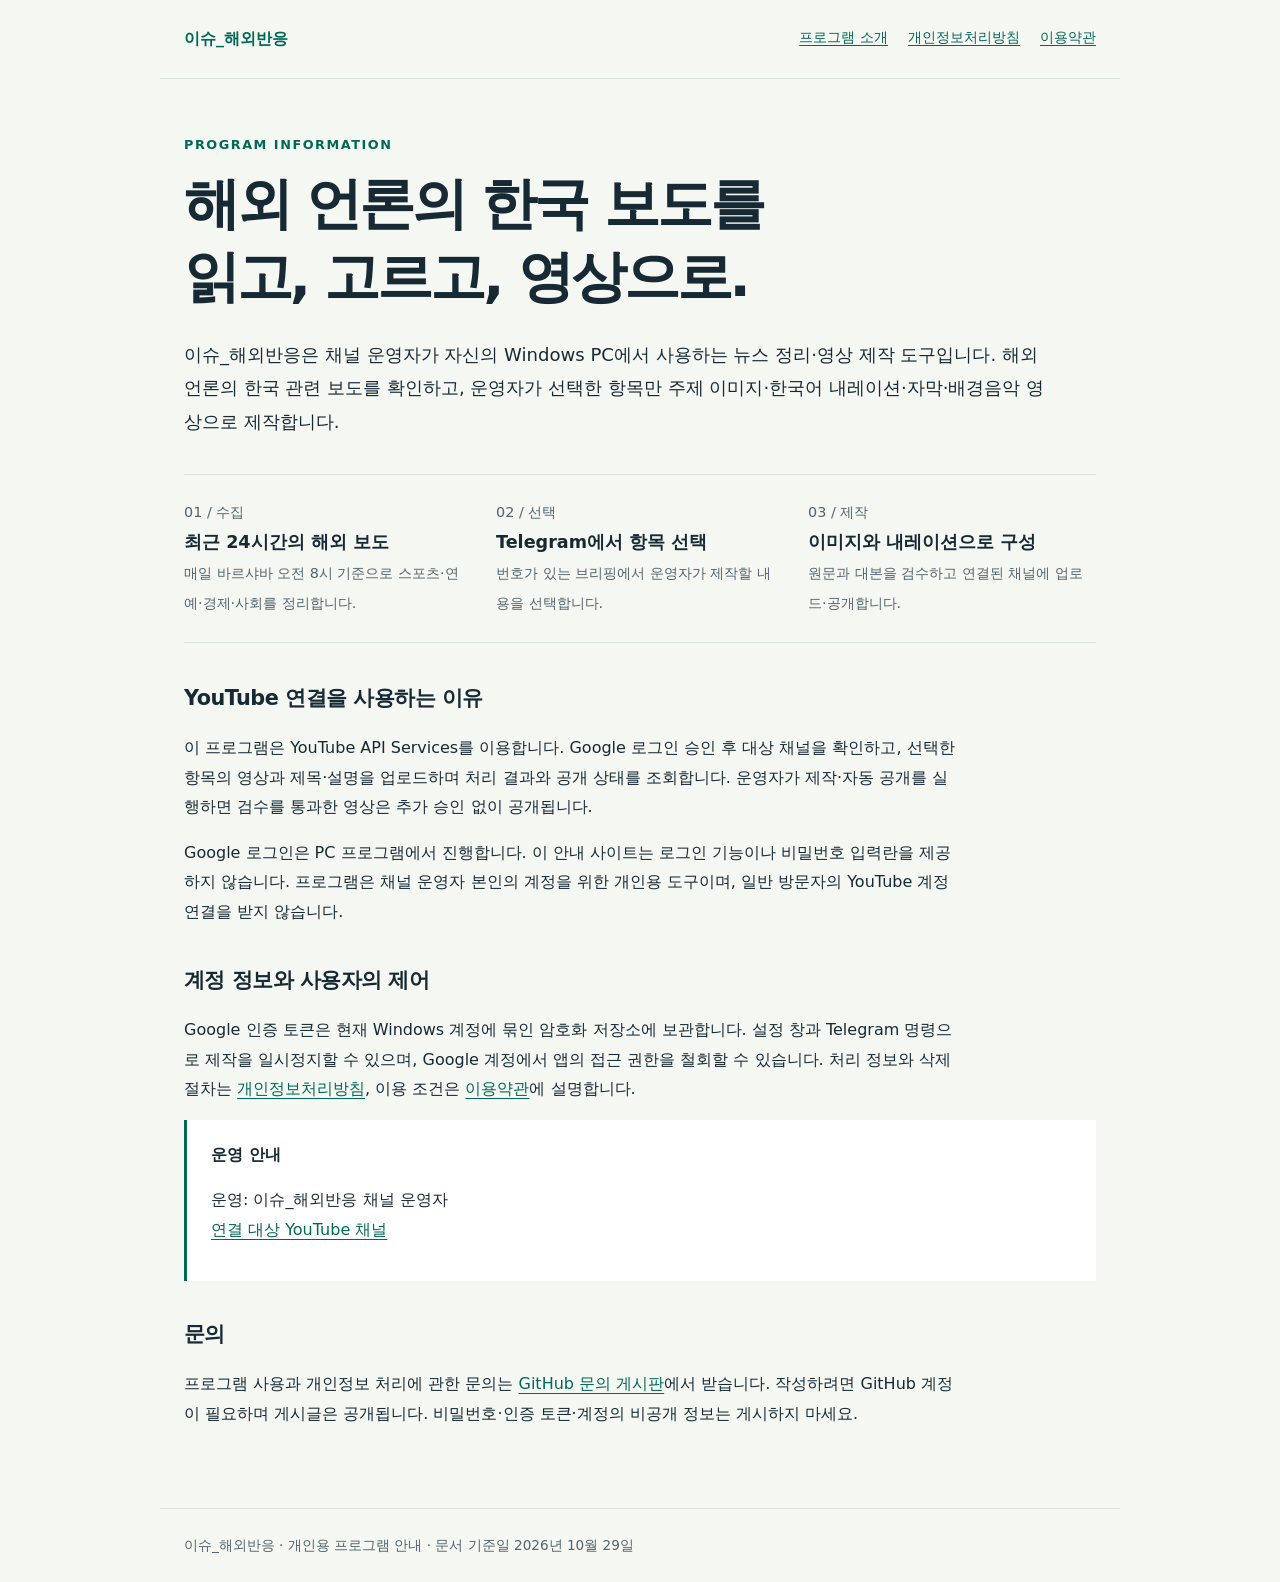
<file: index.html>
<!doctype html>
<html lang="ko"><head><meta charset="utf-8"><meta name="viewport" content="width=device-width,initial-scale=1"><title>이슈_해외반응 — 프로그램 안내</title><meta name="description" content="해외 언론의 한국 관련 보도를 정리하고, 운영자가 선택한 항목을 이미지·내레이션·자막·음악이 있는 영상으로 제작하는 개인용 프로그램 안내."><link rel="stylesheet" href="styles.css"></head>
<body><header><a href="index.html">이슈_해외반응</a><nav aria-label="주 메뉴"><a href="index.html" aria-current="page">프로그램 소개</a><a href="privacy.html">개인정보처리방침</a><a href="terms.html">이용약관</a></nav></header>
<main><div class="eyebrow">PROGRAM INFORMATION</div><h1>해외 언론의 한국 보도를<br>읽고, 고르고, 영상으로.</h1><p class="lead">이슈_해외반응은 채널 운영자가 자신의 Windows PC에서 사용하는 뉴스 정리·영상 제작 도구입니다. 해외 언론의 한국 관련 보도를 확인하고, 운영자가 선택한 항목만 주제 이미지·한국어 내레이션·자막·배경음악 영상으로 제작합니다.</p>
<div class="flow"><div><span class="number">01 / 수집</span><strong>최근 24시간의 해외 보도</strong><span>매일 바르샤바 오전 8시 기준으로 스포츠·연예·경제·사회를 정리합니다.</span></div><div><span class="number">02 / 선택</span><strong>Telegram에서 항목 선택</strong><span>번호가 있는 브리핑에서 운영자가 제작할 내용을 선택합니다.</span></div><div><span class="number">03 / 제작</span><strong>이미지와 내레이션으로 구성</strong><span>원문과 대본을 검수하고 연결된 채널에 업로드·공개합니다.</span></div></div>
<h2>YouTube 연결을 사용하는 이유</h2><p>이 프로그램은 YouTube API Services를 이용합니다. Google 로그인 승인 후 대상 채널을 확인하고, 선택한 항목의 영상과 제목·설명을 업로드하며 처리 결과와 공개 상태를 조회합니다. 운영자가 제작·자동 공개를 실행하면 검수를 통과한 영상은 추가 승인 없이 공개됩니다.</p>
<p>Google 로그인은 PC 프로그램에서 진행합니다. 이 안내 사이트는 로그인 기능이나 비밀번호 입력란을 제공하지 않습니다. 프로그램은 채널 운영자 본인의 계정을 위한 개인용 도구이며, 일반 방문자의 YouTube 계정 연결을 받지 않습니다.</p>
<h2>계정 정보와 사용자의 제어</h2><p>Google 인증 토큰은 현재 Windows 계정에 묶인 암호화 저장소에 보관합니다. 설정 창과 Telegram 명령으로 제작을 일시정지할 수 있으며, Google 계정에서 앱의 접근 권한을 철회할 수 있습니다. 처리 정보와 삭제 절차는 <a href="privacy.html">개인정보처리방침</a>, 이용 조건은 <a href="terms.html">이용약관</a>에 설명합니다.</p>
<div class="detail"><strong>운영 안내</strong><p>운영: 이슈_해외반응 채널 운영자<br><a href="https://www.youtube.com/channel/UCrqErb9URSsaILnvBTVQv7Q">연결 대상 YouTube 채널</a></p></div><h2>문의</h2><p>프로그램 사용과 개인정보 처리에 관한 문의는 <a href="https://github.com/hdg4439/issue-overseas-pages/issues">GitHub 문의 게시판</a>에서 받습니다. 작성하려면 GitHub 계정이 필요하며 게시글은 공개됩니다. 비밀번호·인증 토큰·계정의 비공개 정보는 게시하지 마세요.</p></main>
<footer>이슈_해외반응 · 개인용 프로그램 안내 · 문서 기준일 2026년 10월 29일</footer></body></html>
</file>
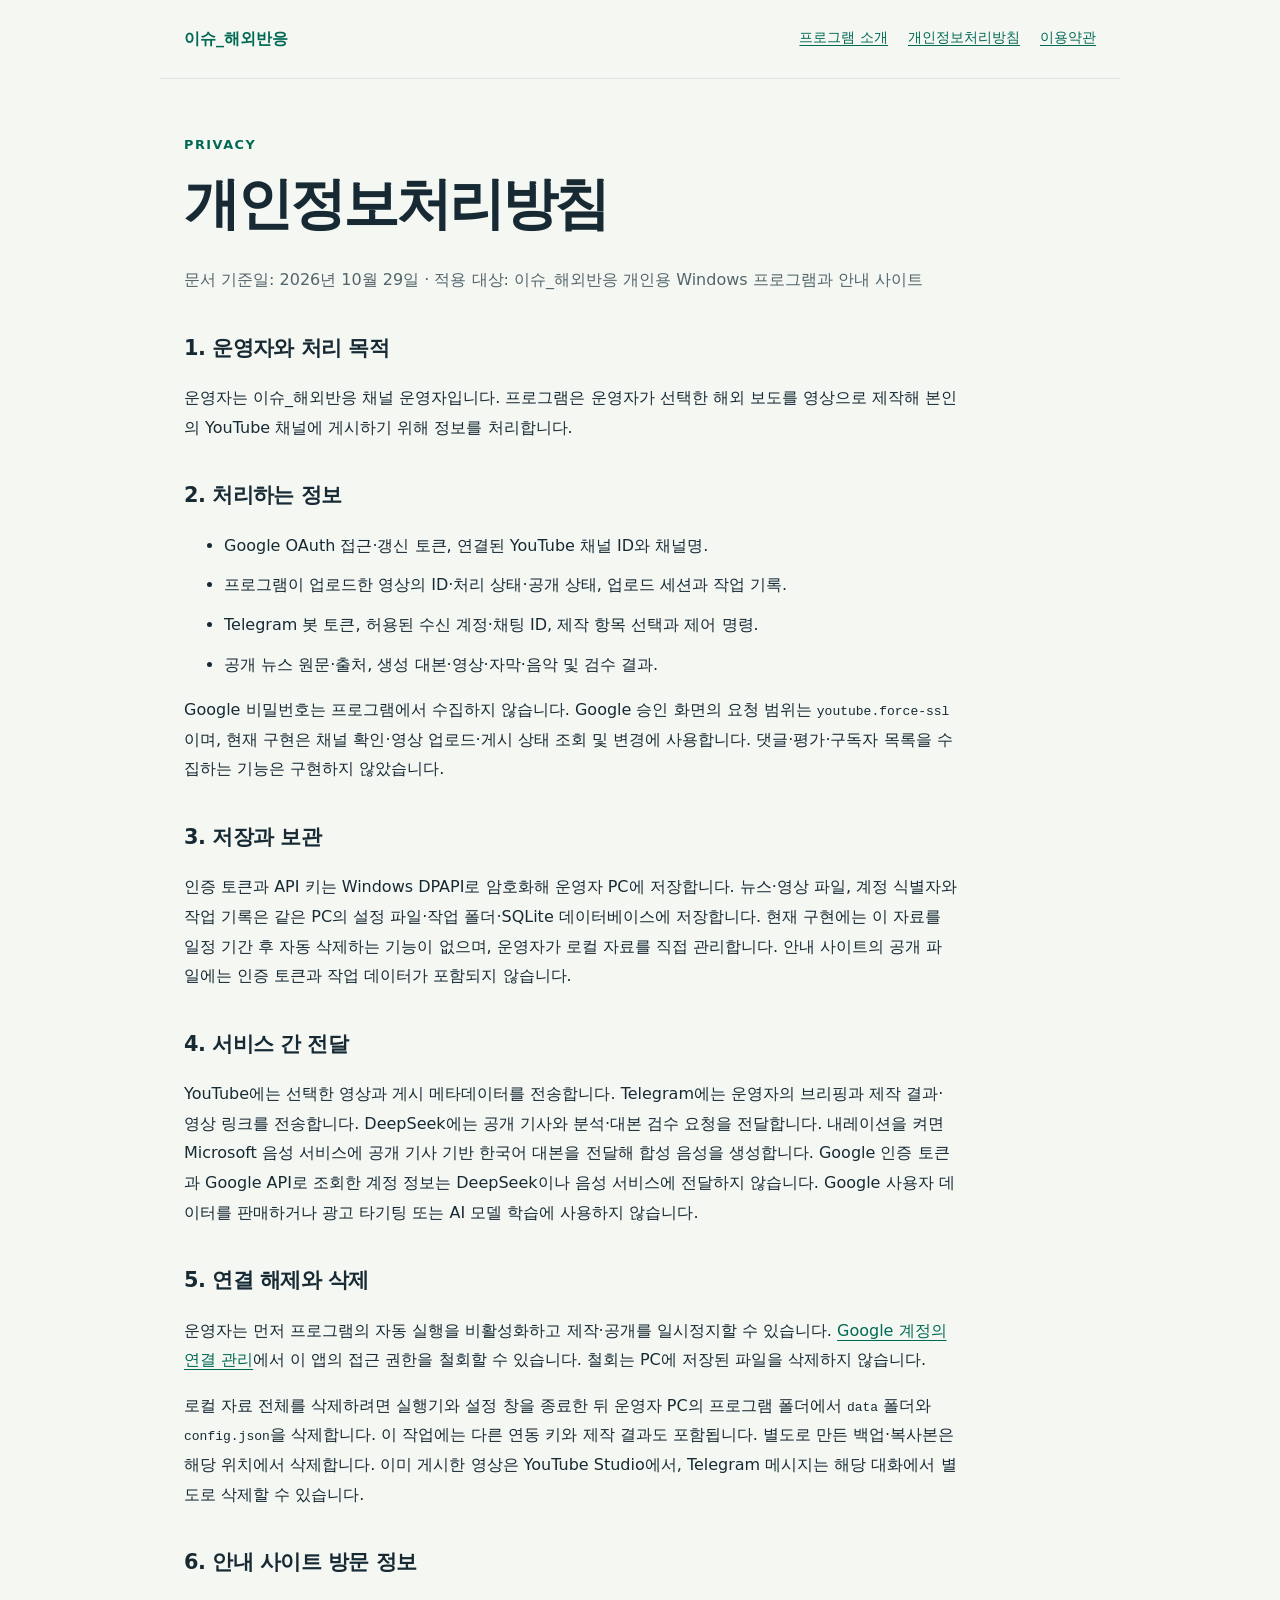
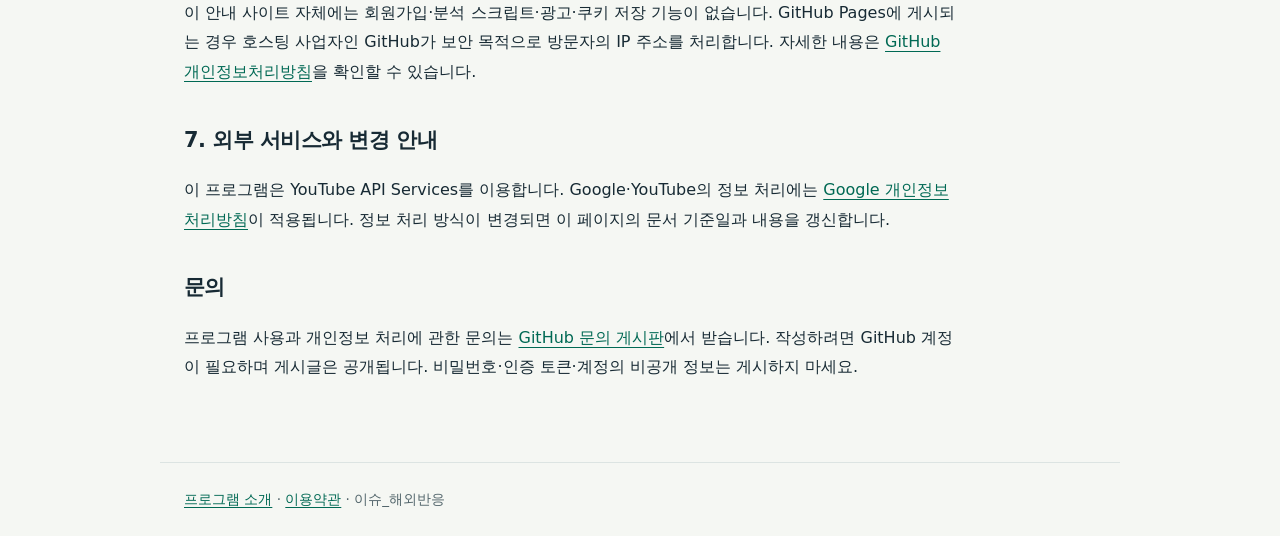
<file: privacy.html>
<!doctype html>
<html lang="ko"><head><meta charset="utf-8"><meta name="viewport" content="width=device-width,initial-scale=1"><title>개인정보처리방침 — 이슈_해외반응</title><link rel="stylesheet" href="styles.css"></head><body>
<header><a href="index.html">이슈_해외반응</a><nav aria-label="주 메뉴"><a href="index.html">프로그램 소개</a><a href="privacy.html" aria-current="page">개인정보처리방침</a><a href="terms.html">이용약관</a></nav></header>
<main><div class="eyebrow">PRIVACY</div><h1>개인정보처리방침</h1><p class="muted">문서 기준일: 2026년 10월 29일 · 적용 대상: 이슈_해외반응 개인용 Windows 프로그램과 안내 사이트</p>
<h2>1. 운영자와 처리 목적</h2><p>운영자는 이슈_해외반응 채널 운영자입니다. 프로그램은 운영자가 선택한 해외 보도를 영상으로 제작해 본인의 YouTube 채널에 게시하기 위해 정보를 처리합니다.</p>
<h2>2. 처리하는 정보</h2><ul><li>Google OAuth 접근·갱신 토큰, 연결된 YouTube 채널 ID와 채널명.</li><li>프로그램이 업로드한 영상의 ID·처리 상태·공개 상태, 업로드 세션과 작업 기록.</li><li>Telegram 봇 토큰, 허용된 수신 계정·채팅 ID, 제작 항목 선택과 제어 명령.</li><li>공개 뉴스 원문·출처, 생성 대본·영상·자막·음악 및 검수 결과.</li></ul><p>Google 비밀번호는 프로그램에서 수집하지 않습니다. Google 승인 화면의 요청 범위는 <code>youtube.force-ssl</code>이며, 현재 구현은 채널 확인·영상 업로드·게시 상태 조회 및 변경에 사용합니다. 댓글·평가·구독자 목록을 수집하는 기능은 구현하지 않았습니다.</p>
<h2>3. 저장과 보관</h2><p>인증 토큰과 API 키는 Windows DPAPI로 암호화해 운영자 PC에 저장합니다. 뉴스·영상 파일, 계정 식별자와 작업 기록은 같은 PC의 설정 파일·작업 폴더·SQLite 데이터베이스에 저장합니다. 현재 구현에는 이 자료를 일정 기간 후 자동 삭제하는 기능이 없으며, 운영자가 로컬 자료를 직접 관리합니다. 안내 사이트의 공개 파일에는 인증 토큰과 작업 데이터가 포함되지 않습니다.</p>
<h2>4. 서비스 간 전달</h2><p>YouTube에는 선택한 영상과 게시 메타데이터를 전송합니다. Telegram에는 운영자의 브리핑과 제작 결과·영상 링크를 전송합니다. DeepSeek에는 공개 기사와 분석·대본 검수 요청을 전달합니다. 내레이션을 켜면 Microsoft 음성 서비스에 공개 기사 기반 한국어 대본을 전달해 합성 음성을 생성합니다. Google 인증 토큰과 Google API로 조회한 계정 정보는 DeepSeek이나 음성 서비스에 전달하지 않습니다. Google 사용자 데이터를 판매하거나 광고 타기팅 또는 AI 모델 학습에 사용하지 않습니다.</p>
<h2>5. 연결 해제와 삭제</h2><p>운영자는 먼저 프로그램의 자동 실행을 비활성화하고 제작·공개를 일시정지할 수 있습니다. <a href="https://myaccount.google.com/connections">Google 계정의 연결 관리</a>에서 이 앱의 접근 권한을 철회할 수 있습니다. 철회는 PC에 저장된 파일을 삭제하지 않습니다.</p><p>로컬 자료 전체를 삭제하려면 실행기와 설정 창을 종료한 뒤 운영자 PC의 프로그램 폴더에서 <code>data</code> 폴더와 <code>config.json</code>을 삭제합니다. 이 작업에는 다른 연동 키와 제작 결과도 포함됩니다. 별도로 만든 백업·복사본은 해당 위치에서 삭제합니다. 이미 게시한 영상은 YouTube Studio에서, Telegram 메시지는 해당 대화에서 별도로 삭제할 수 있습니다.</p>
<h2>6. 안내 사이트 방문 정보</h2><p>이 안내 사이트 자체에는 회원가입·분석 스크립트·광고·쿠키 저장 기능이 없습니다. GitHub Pages에 게시되는 경우 호스팅 사업자인 GitHub가 보안 목적으로 방문자의 IP 주소를 처리합니다. 자세한 내용은 <a href="https://docs.github.com/en/site-policy/privacy-policies/github-general-privacy-statement">GitHub 개인정보처리방침</a>을 확인할 수 있습니다.</p>
<h2>7. 외부 서비스와 변경 안내</h2><p>이 프로그램은 YouTube API Services를 이용합니다. Google·YouTube의 정보 처리에는 <a href="https://policies.google.com/privacy?hl=ko">Google 개인정보처리방침</a>이 적용됩니다. 정보 처리 방식이 변경되면 이 페이지의 문서 기준일과 내용을 갱신합니다.</p><h2>문의</h2><p>프로그램 사용과 개인정보 처리에 관한 문의는 <a href="https://github.com/hdg4439/issue-overseas-pages/issues">GitHub 문의 게시판</a>에서 받습니다. 작성하려면 GitHub 계정이 필요하며 게시글은 공개됩니다. 비밀번호·인증 토큰·계정의 비공개 정보는 게시하지 마세요.</p></main>
<footer><a href="index.html">프로그램 소개</a> · <a href="terms.html">이용약관</a> · 이슈_해외반응</footer></body></html>
</file>
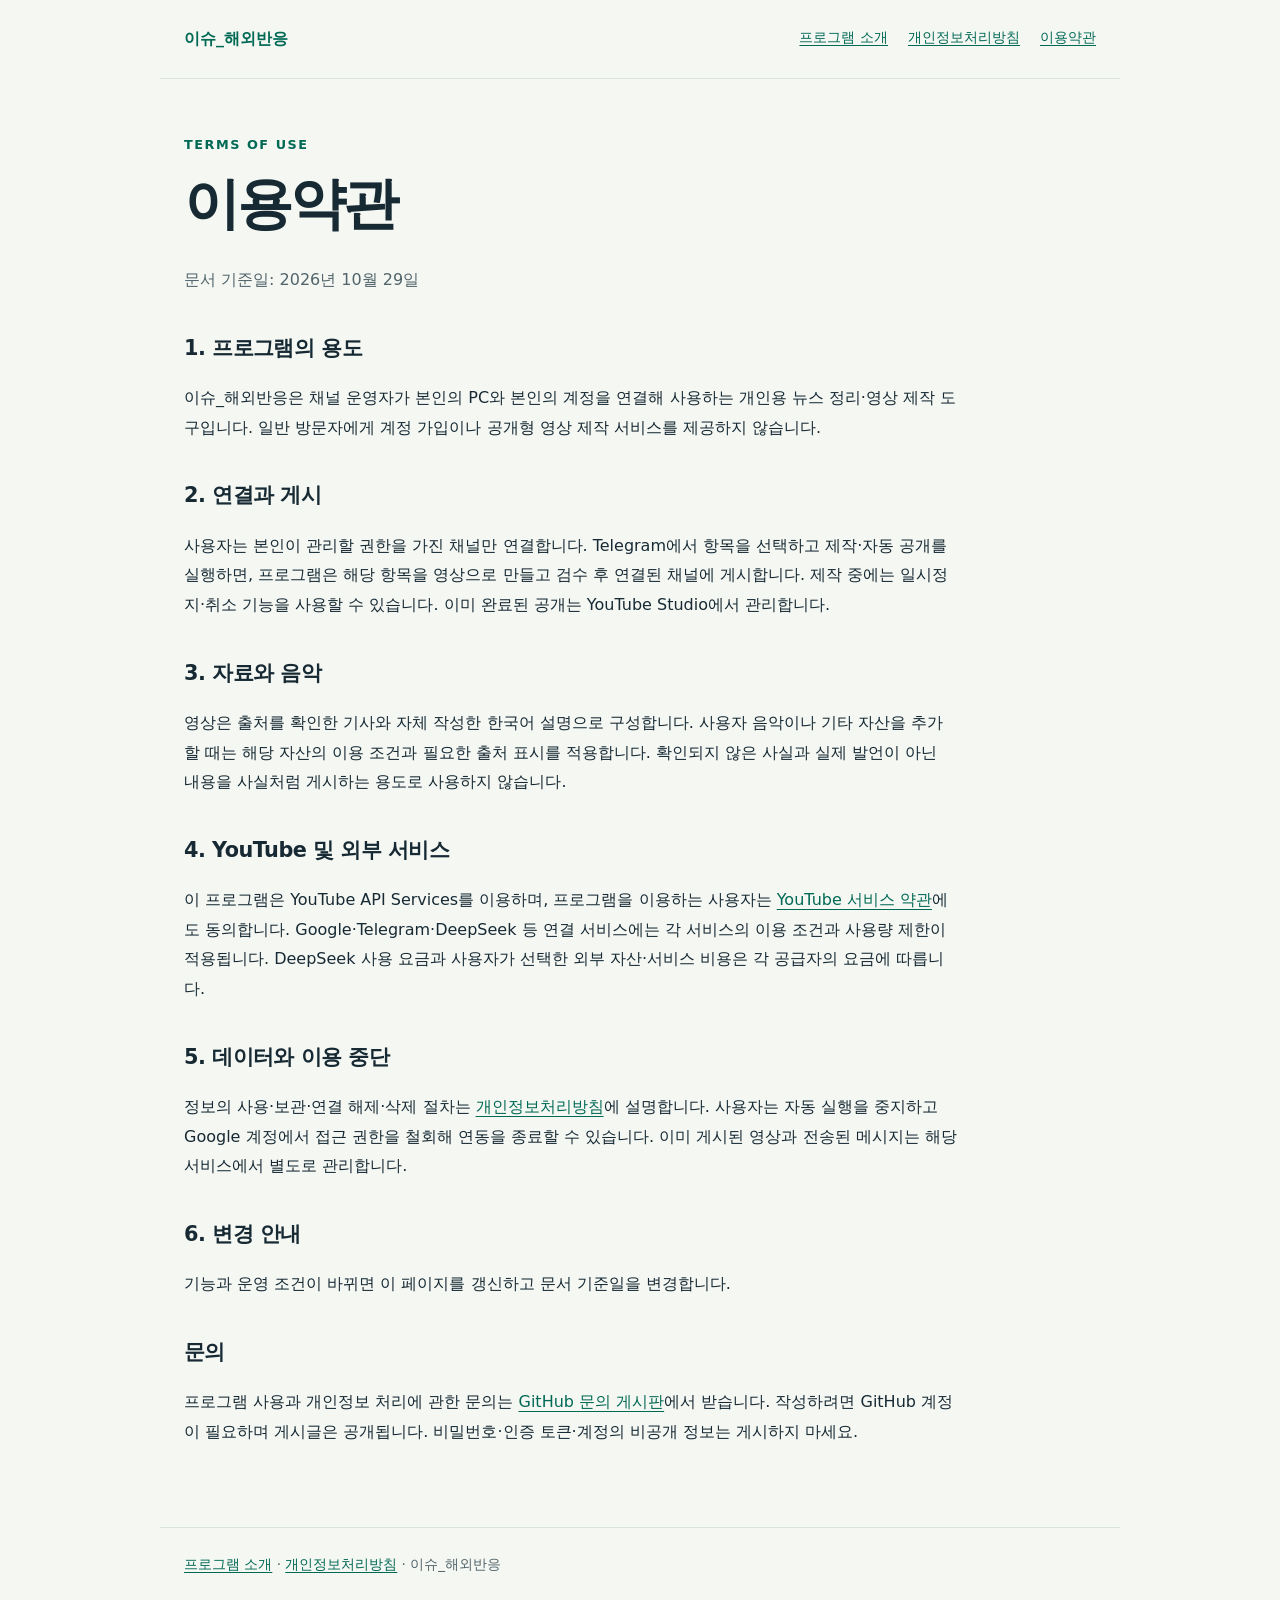
<file: terms.html>
<!doctype html>
<html lang="ko"><head><meta charset="utf-8"><meta name="viewport" content="width=device-width,initial-scale=1"><title>이용약관 — 이슈_해외반응</title><link rel="stylesheet" href="styles.css"></head><body>
<header><a href="index.html">이슈_해외반응</a><nav aria-label="주 메뉴"><a href="index.html">프로그램 소개</a><a href="privacy.html">개인정보처리방침</a><a href="terms.html" aria-current="page">이용약관</a></nav></header>
<main><div class="eyebrow">TERMS OF USE</div><h1>이용약관</h1><p class="muted">문서 기준일: 2026년 10월 29일</p>
<h2>1. 프로그램의 용도</h2><p>이슈_해외반응은 채널 운영자가 본인의 PC와 본인의 계정을 연결해 사용하는 개인용 뉴스 정리·영상 제작 도구입니다. 일반 방문자에게 계정 가입이나 공개형 영상 제작 서비스를 제공하지 않습니다.</p>
<h2>2. 연결과 게시</h2><p>사용자는 본인이 관리할 권한을 가진 채널만 연결합니다. Telegram에서 항목을 선택하고 제작·자동 공개를 실행하면, 프로그램은 해당 항목을 영상으로 만들고 검수 후 연결된 채널에 게시합니다. 제작 중에는 일시정지·취소 기능을 사용할 수 있습니다. 이미 완료된 공개는 YouTube Studio에서 관리합니다.</p>
<h2>3. 자료와 음악</h2><p>영상은 출처를 확인한 기사와 자체 작성한 한국어 설명으로 구성합니다. 사용자 음악이나 기타 자산을 추가할 때는 해당 자산의 이용 조건과 필요한 출처 표시를 적용합니다. 확인되지 않은 사실과 실제 발언이 아닌 내용을 사실처럼 게시하는 용도로 사용하지 않습니다.</p>
<h2>4. YouTube 및 외부 서비스</h2><p>이 프로그램은 YouTube API Services를 이용하며, 프로그램을 이용하는 사용자는 <a href="https://www.youtube.com/t/terms">YouTube 서비스 약관</a>에도 동의합니다. Google·Telegram·DeepSeek 등 연결 서비스에는 각 서비스의 이용 조건과 사용량 제한이 적용됩니다. DeepSeek 사용 요금과 사용자가 선택한 외부 자산·서비스 비용은 각 공급자의 요금에 따릅니다.</p>
<h2>5. 데이터와 이용 중단</h2><p>정보의 사용·보관·연결 해제·삭제 절차는 <a href="privacy.html">개인정보처리방침</a>에 설명합니다. 사용자는 자동 실행을 중지하고 Google 계정에서 접근 권한을 철회해 연동을 종료할 수 있습니다. 이미 게시된 영상과 전송된 메시지는 해당 서비스에서 별도로 관리합니다.</p>
<h2>6. 변경 안내</h2><p>기능과 운영 조건이 바뀌면 이 페이지를 갱신하고 문서 기준일을 변경합니다.</p><h2>문의</h2><p>프로그램 사용과 개인정보 처리에 관한 문의는 <a href="https://github.com/hdg4439/issue-overseas-pages/issues">GitHub 문의 게시판</a>에서 받습니다. 작성하려면 GitHub 계정이 필요하며 게시글은 공개됩니다. 비밀번호·인증 토큰·계정의 비공개 정보는 게시하지 마세요.</p></main>
<footer><a href="index.html">프로그램 소개</a> · <a href="privacy.html">개인정보처리방침</a> · 이슈_해외반응</footer></body></html>
</file>
<file: styles.css>
:root{color-scheme:light;--ink:#172a34;--muted:#52656b;--line:#dce4e2;--accent:#006954;--paper:#f5f7f3}*{box-sizing:border-box}body{margin:0;background:var(--paper);color:var(--ink);font-family:system-ui,"Malgun Gothic",sans-serif;line-height:1.85}a{color:var(--accent);text-underline-offset:.22em;overflow-wrap:anywhere}a:focus-visible{outline:3px solid #e5aa28;outline-offset:4px}header,main,footer{max-width:960px;margin:auto;padding:24px}header{display:flex;justify-content:space-between;gap:20px;flex-wrap:wrap;border-bottom:1px solid var(--line)}header>a{font-weight:800;text-decoration:none}nav{display:flex;flex-wrap:wrap;gap:20px;font-size:.9rem}main{padding-top:54px;padding-bottom:64px}h1{font-size:clamp(2rem,5vw,3.5rem);line-height:1.3;letter-spacing:-.055em;margin:12px 0 24px}h2{font-size:1.3rem;letter-spacing:-.025em;margin:34px 0 10px}p{max-width:76ch}small,.muted{color:var(--muted)}.eyebrow{color:var(--accent);font-size:.8rem;font-weight:750;letter-spacing:.12em}.lead{font-size:1.13rem}.flow{border-block:1px solid var(--line);padding:24px 0;margin:36px 0;display:grid;grid-template-columns:repeat(3,1fr);gap:24px}.flow strong{display:block;font-size:1.1rem}.flow span{color:var(--muted);font-size:.9rem}.number{font-size:.8rem;color:var(--accent);display:block}.detail{padding:20px 24px;background:white;border-left:3px solid var(--accent)}li{margin-bottom:10px}footer{border-top:1px solid var(--line);font-size:.85rem;color:var(--muted)}@media(max-width:600px){header,main,footer{padding-inline:20px}.flow{grid-template-columns:1fr;gap:18px}main{padding-top:32px}nav{gap:12px}}
</file>
